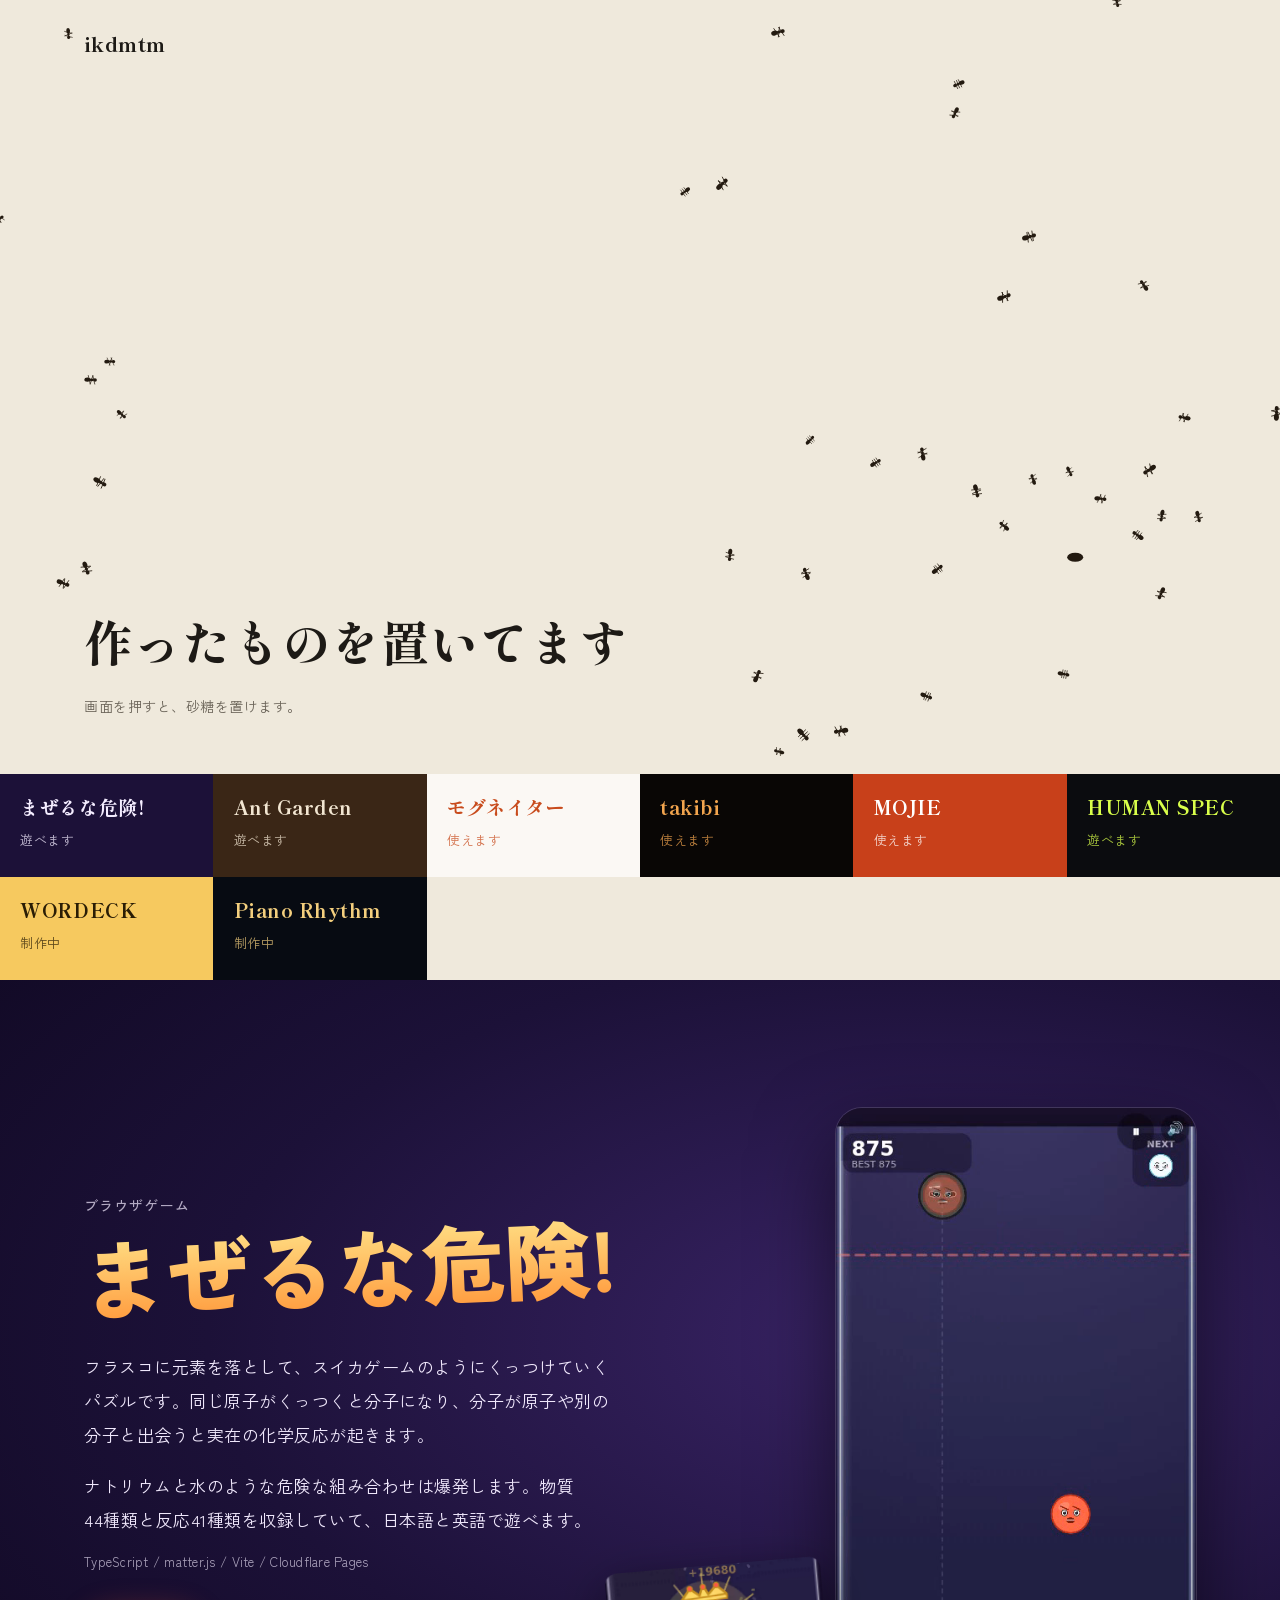
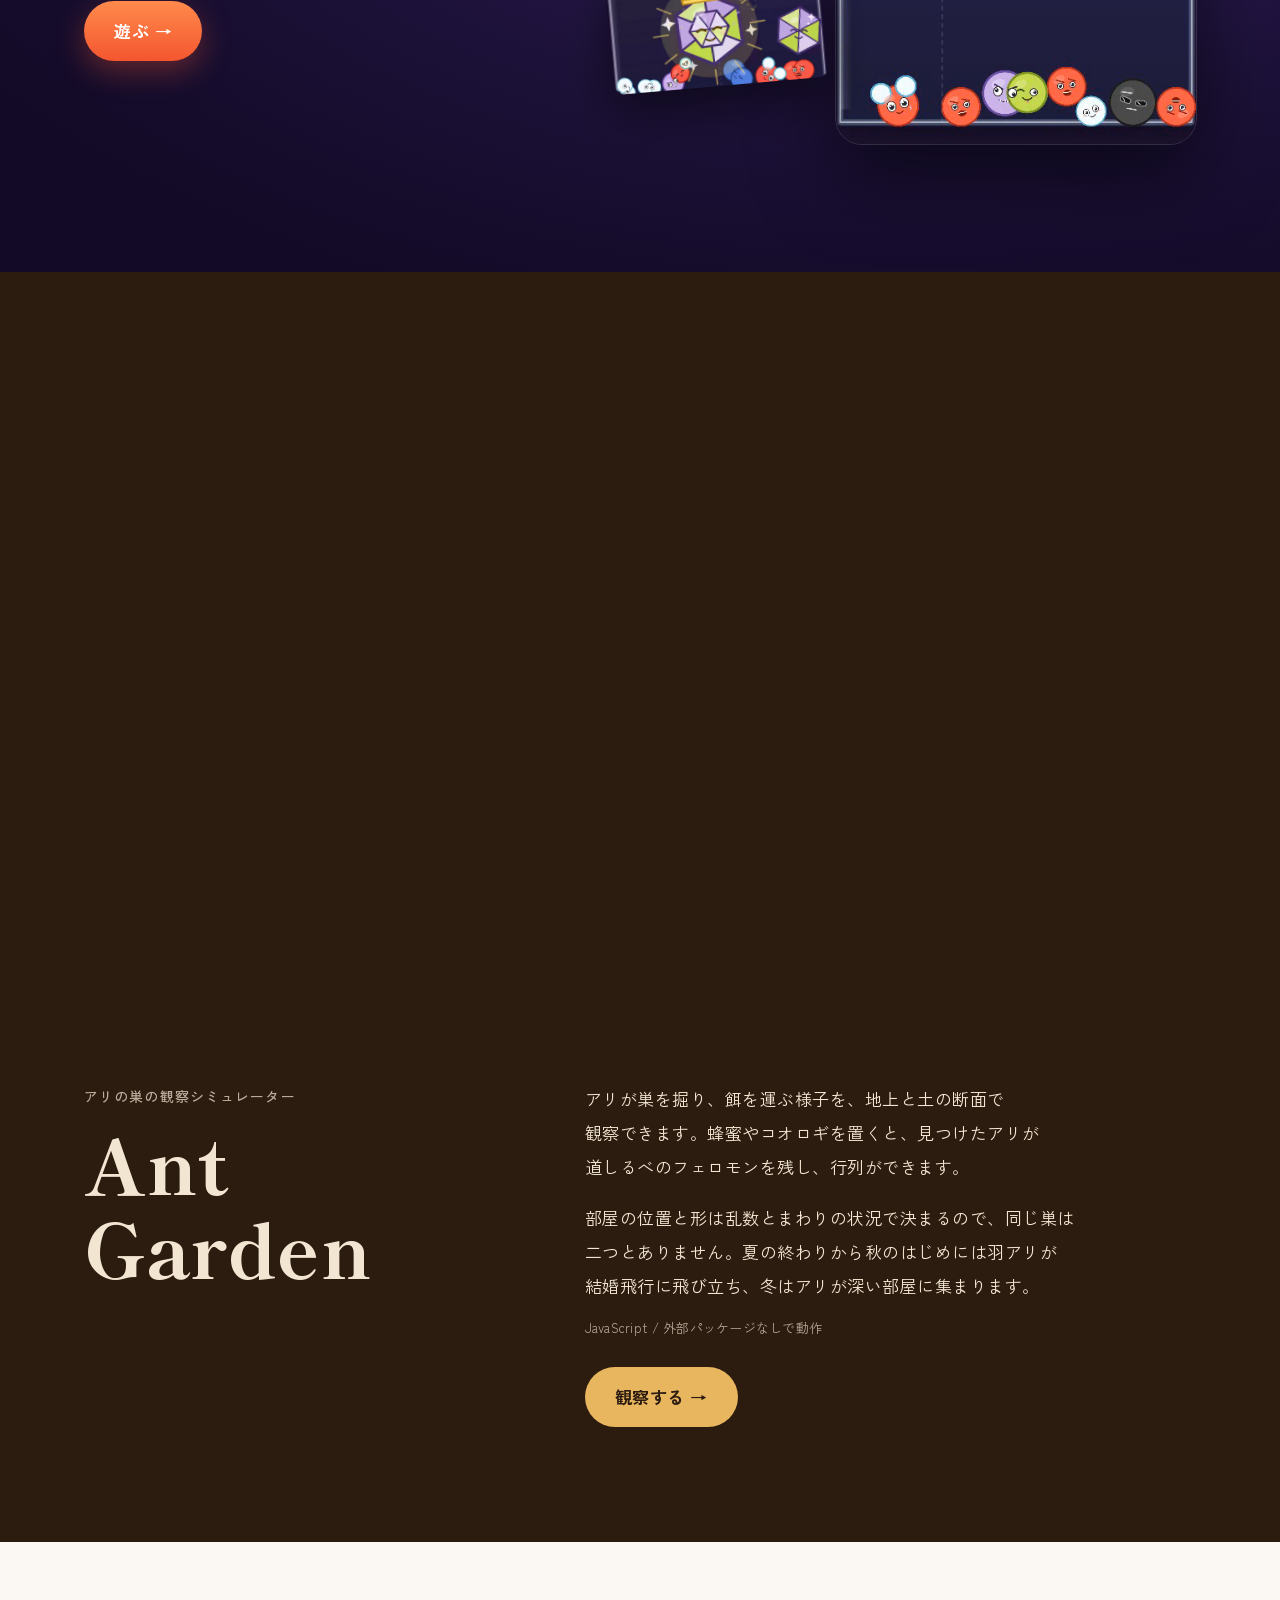
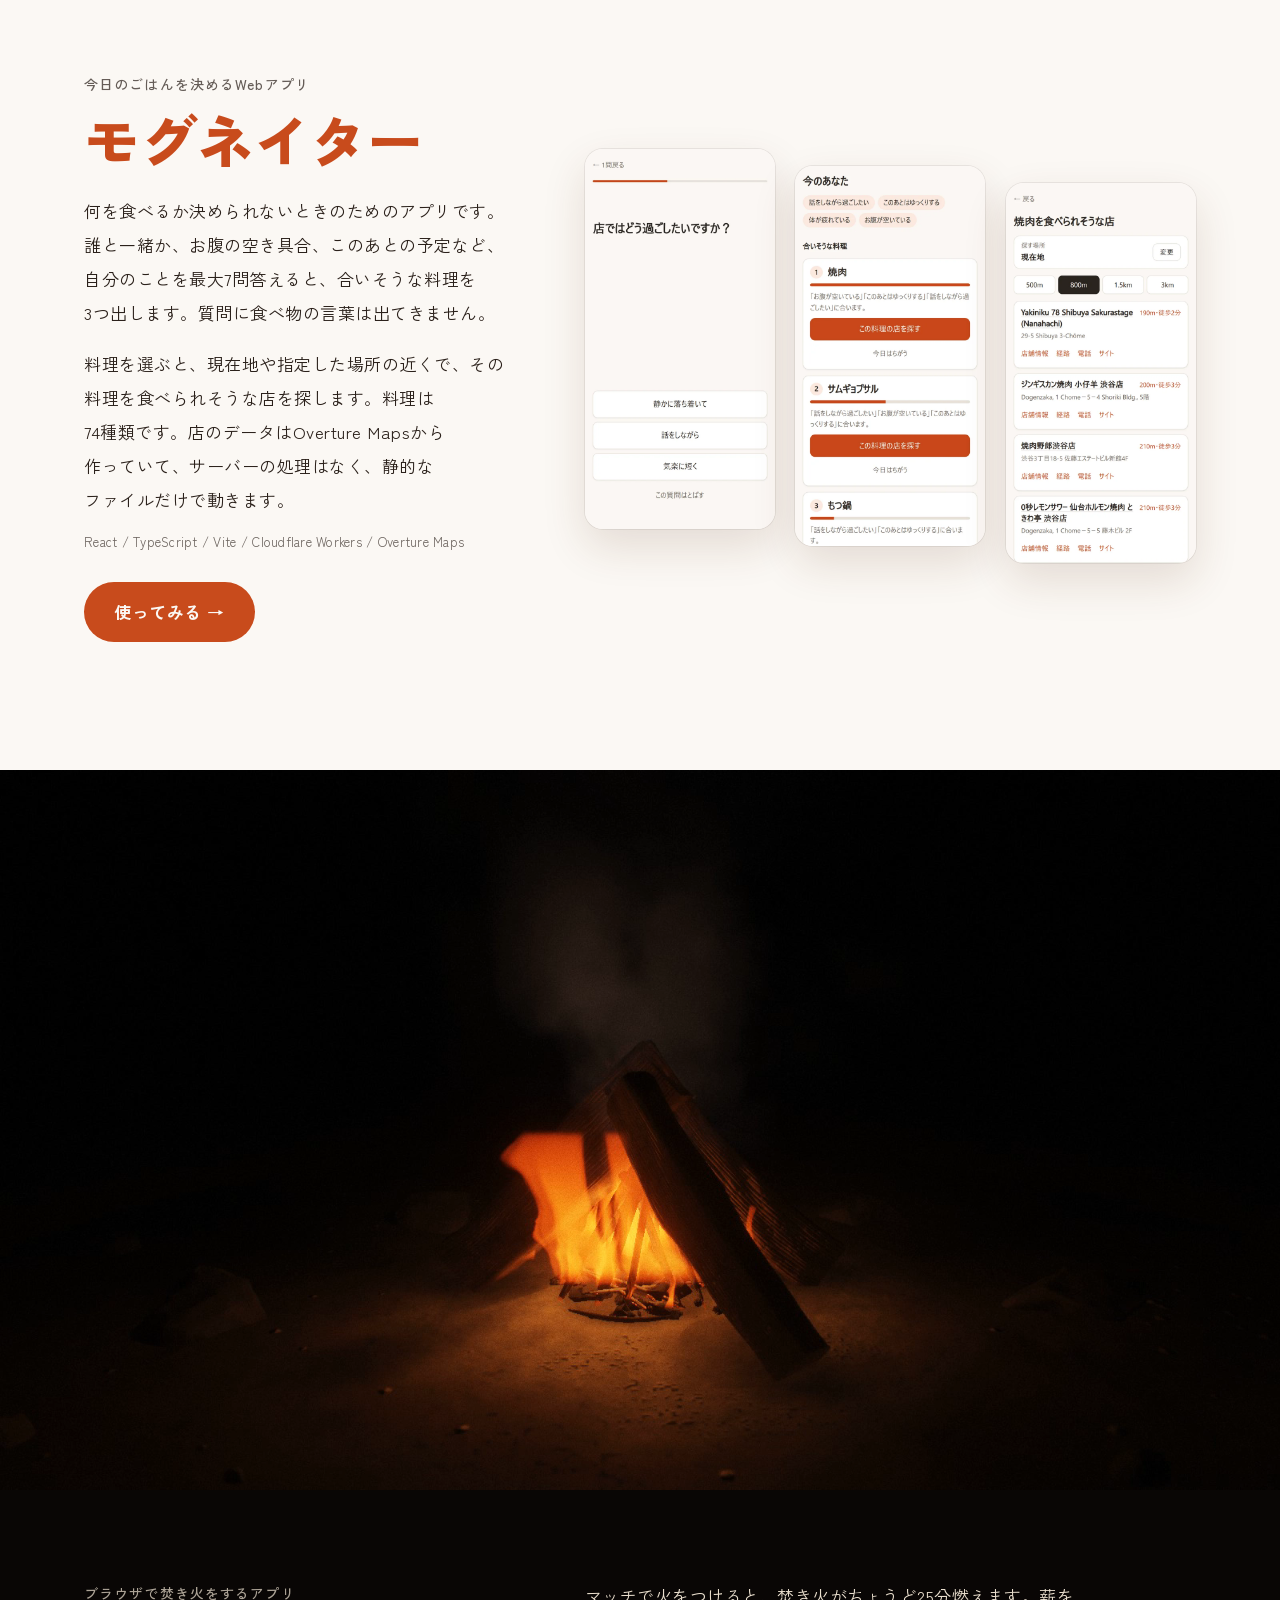
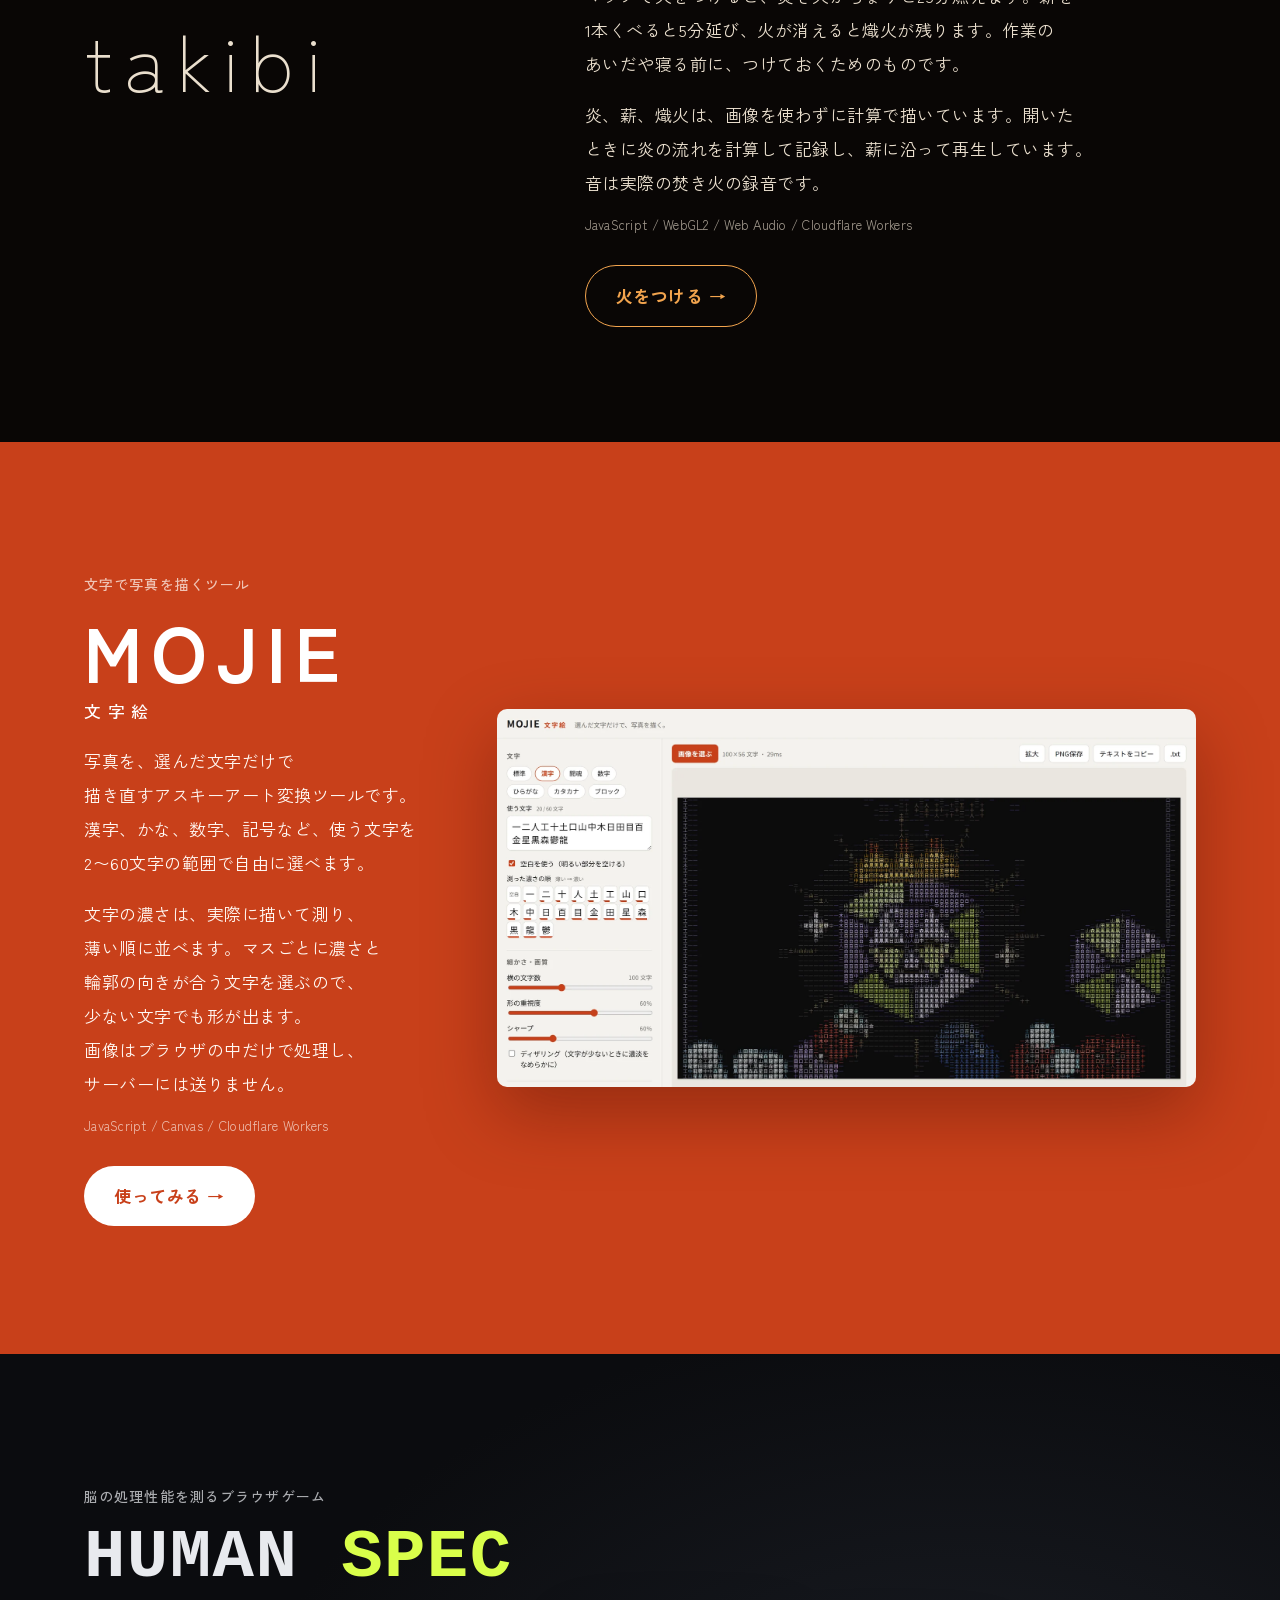
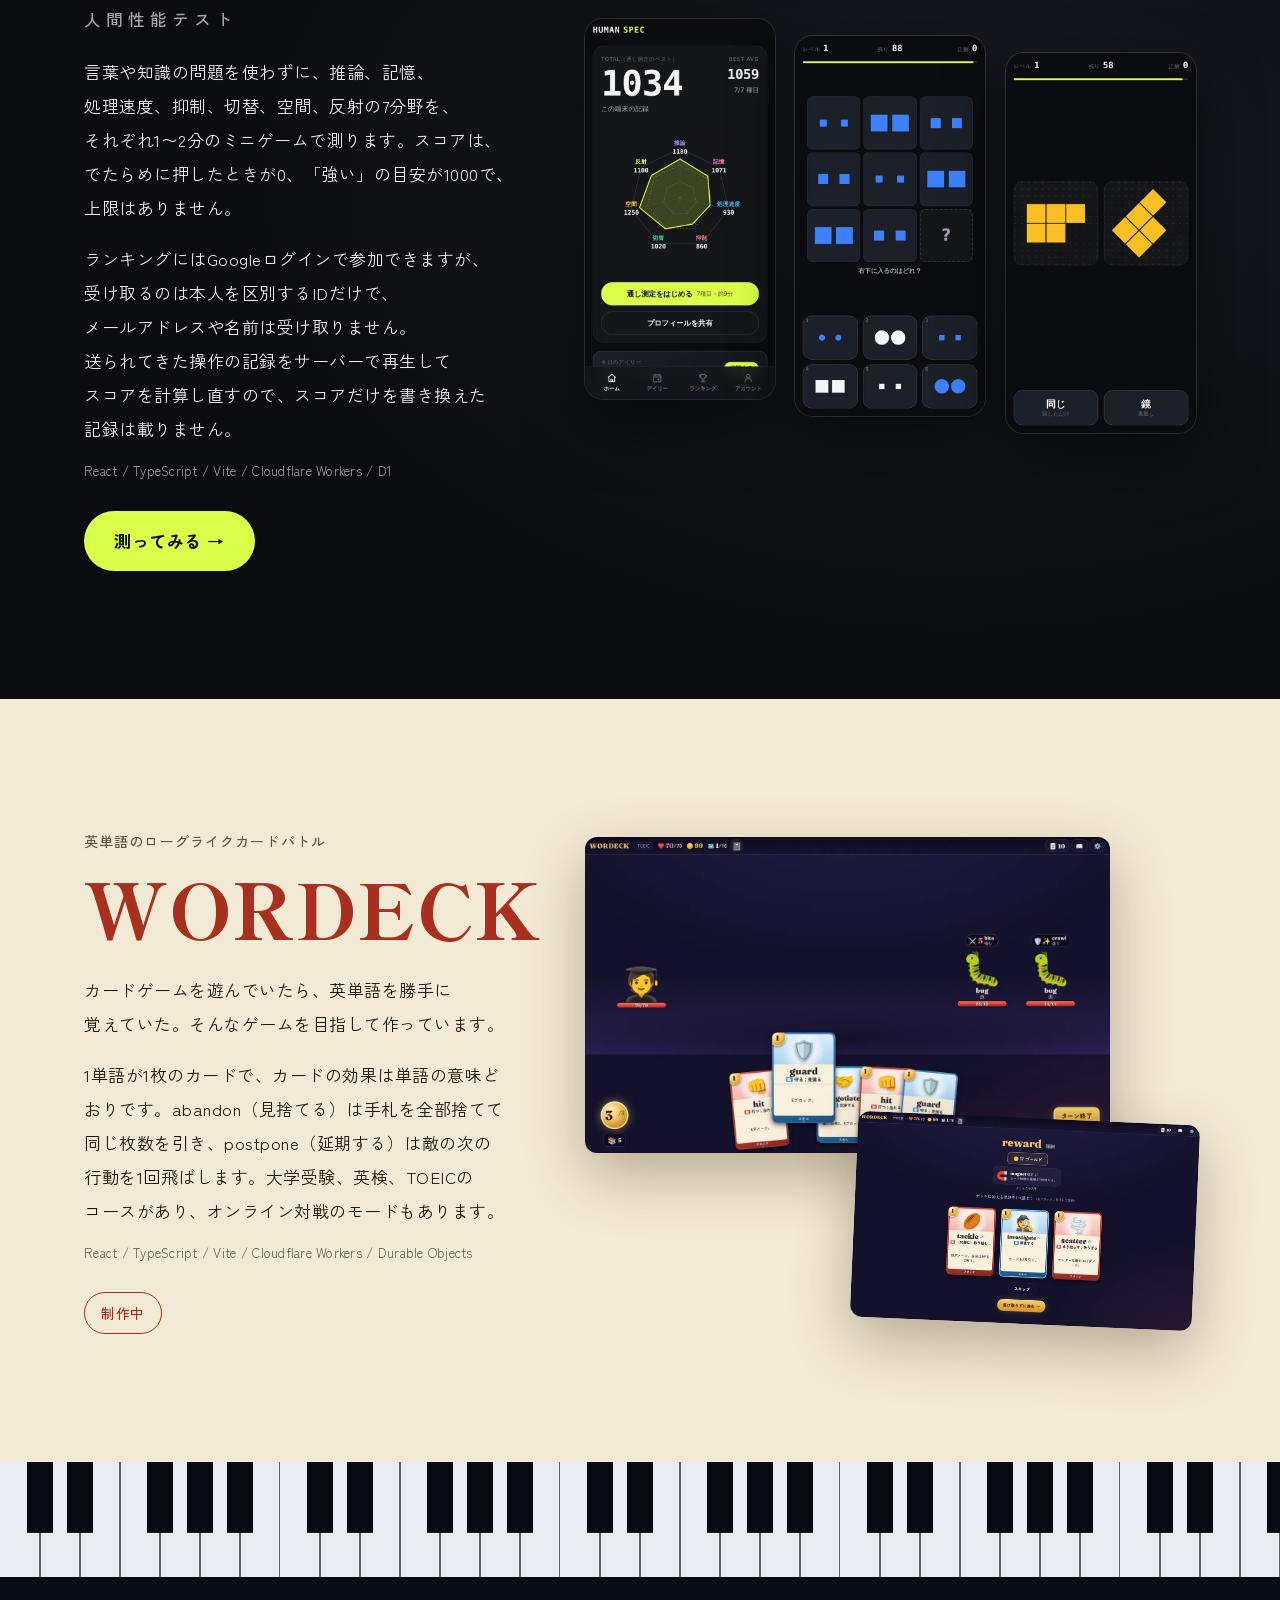
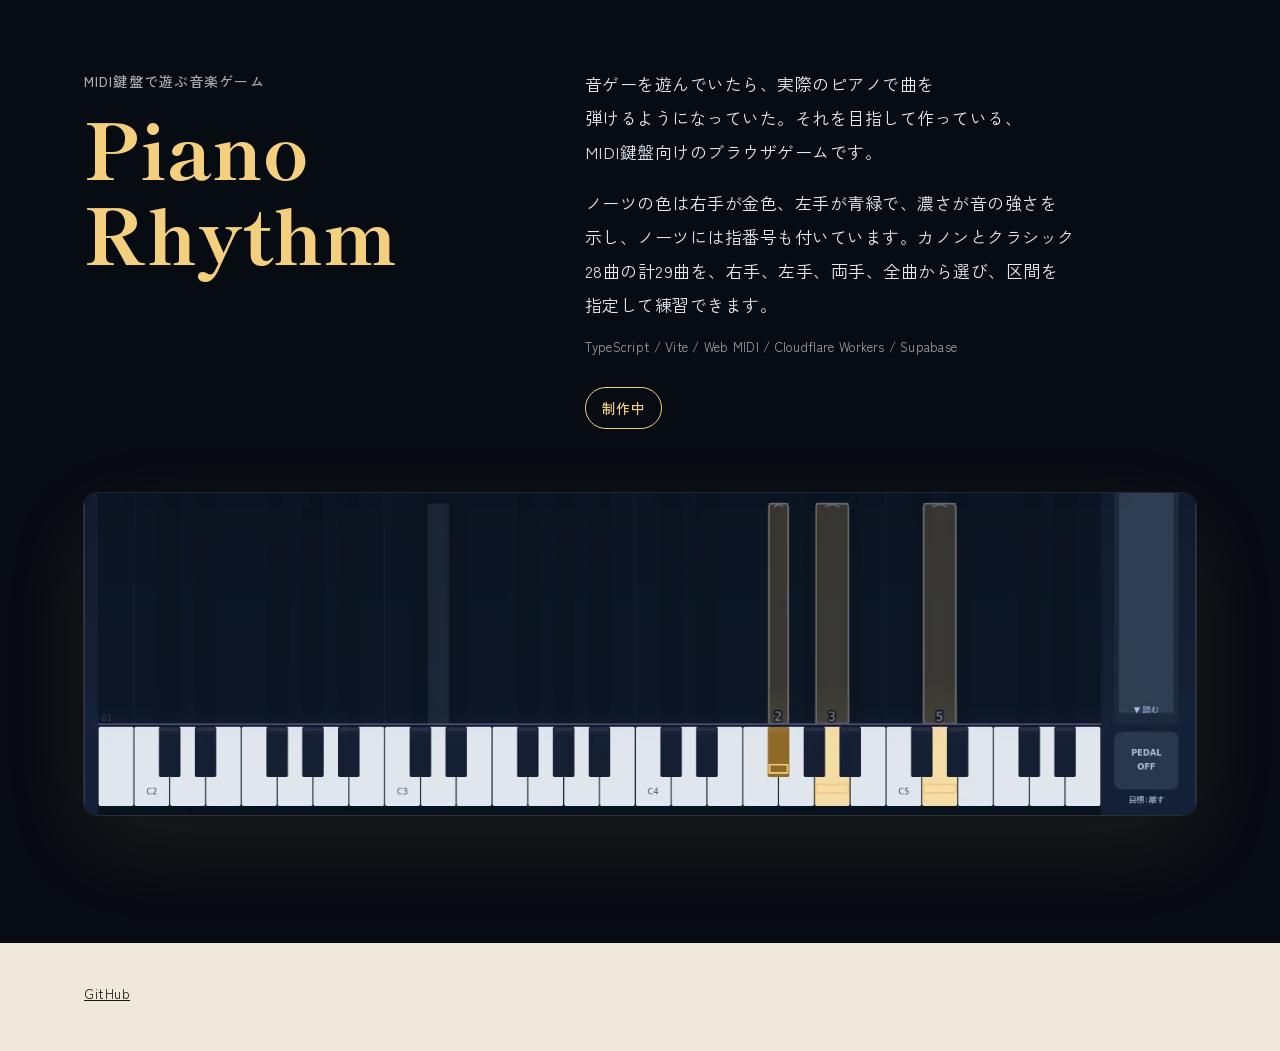
<file: index.html>
<!doctype html>
<html lang="ja">
<head>
<meta charset="utf-8">
<meta name="viewport" content="width=device-width, initial-scale=1">
<title>ikdmtm — 作ったもの</title>
<meta name="description" content="作ったものを置いてます">
<meta property="og:title" content="ikdmtm — 作ったもの">
<meta property="og:description" content="作ったものを置いてます">
<meta property="og:image" content="https://ikdmtm.github.io/assets/ant.webp">
<link rel="preconnect" href="https://fonts.googleapis.com">
<link rel="preconnect" href="https://fonts.gstatic.com" crossorigin>
<link rel="stylesheet" href="https://fonts.googleapis.com/css2?family=Shippori+Mincho:wght@500;800&family=Zen+Kaku+Gothic+New:wght@400;500;700;900&display=swap">
<style>
  * { box-sizing:border-box; margin:0; }
  html { -webkit-text-size-adjust:100%; scroll-behavior:smooth; }
  body {
    background:#efe9dc; color:#1d1a16;
    font:400 17px/2 "Zen Kaku Gothic New",system-ui,sans-serif;
    font-feature-settings:"palt"; letter-spacing:.03em; line-break:strict; word-break:auto-phrase;
  }
  img, video { display:block; width:100%; height:auto; }
  a { color:inherit; }
  :focus-visible { outline:3px solid currentColor; outline-offset:3px; }
  .inner { max-width:1240px; margin:0 auto; padding:0 clamp(22px,5vw,64px); }
  .copy p + p { margin-top:1em; }
  .copy p { max-width:31em; text-wrap:pretty; }
  .kind { font-size:14px; font-weight:500; letter-spacing:.08em; opacity:.72; }
  h2 { line-height:1.2; }
  .tech { margin-top:22px; font-size:13px; line-height:1.8; letter-spacing:.02em; opacity:.68; }
  .go {
    display:inline-block; margin-top:28px; padding:13px 30px; border-radius:99px;
    font-weight:700; text-decoration:none; transition:transform .18s ease;
  }
  .go:hover { transform:translateY(-3px); }
  .state { display:inline-block; margin-top:28px; padding:6px 16px; border:1px solid currentColor; border-radius:99px; font-size:14px; font-weight:500; }

  /* 最初の画面：紙の上をアリが歩く */
  .hero { position:relative; min-height:min(86vh,780px); display:flex; align-items:flex-end; overflow:hidden; cursor:crosshair; }
  #ants { position:absolute; inset:0; width:100%; height:100%; }
  .hero .inner { position:relative; width:100%; padding-top:64px; padding-bottom:clamp(36px,6vh,64px); pointer-events:none; }
  .name { position:absolute; top:clamp(20px,3vw,34px); left:calc(max(0px,(100% - 1240px) / 2) + clamp(22px,5vw,64px)); font:800 20px/1 "Shippori Mincho",serif; letter-spacing:.02em; pointer-events:none; }
  h1 { font:800 clamp(26px,3.8vw,52px)/1.5 "Shippori Mincho",serif; letter-spacing:.01em; }
  .hint { margin-top:14px; font-size:14px; color:#6a6358; }

  .index { display:grid; grid-template-columns:repeat(auto-fit,minmax(200px,1fr)); list-style:none; padding:0; }
  .index a { display:block; height:100%; padding:20px clamp(14px,1.6vw,24px) 22px; text-decoration:none; transition:padding .18s ease; }
  .index a:hover { padding-top:12px; padding-bottom:30px; }
  .index b { display:block; font:800 clamp(17px,1.5vw,22px)/1.4 "Shippori Mincho",serif; }
  .index span { font-size:13px; opacity:.75; }
  .c-mix  { background:#1c1138; color:#f4edff; }
  .c-ant  { background:#3a2616; color:#f2e6d2; }
  .c-mog  { background:#fbf8f4; color:#c84b1c; }
  .c-moji { background:#c8401a; color:#fff; }
  .c-taki { background:#090605; color:#f2a44e; }
  .c-hs   { background:#0b0c0f; color:#d9ff4a; }
  .c-word { background:#f6c95f; color:#2a1d05; }
  .c-pia  { background:#070b12; color:#f3cf7e; }

  /* 作品の共通部分。色は --bg --fg --accent で変える（追加方法は README.md） */
  .work { --bg:#f3ead6; --fg:#26190c; --accent:#a8301f; background:var(--bg); color:var(--fg); padding:clamp(72px,10vw,130px) 0; overflow:hidden; }
  .work h2 { margin:10px 0 24px; font:800 clamp(44px,6vw,80px)/1.1 "Shippori Mincho",serif; color:var(--accent); }
  .work .go { background:var(--accent); color:var(--bg); }
  .work .state { color:var(--accent); }
  .split { display:grid; grid-template-columns:minmax(0,5fr) minmax(0,7fr); gap:clamp(32px,5vw,72px); align-items:center; }
  .shot { border-radius:12px; overflow:hidden; box-shadow:0 22px 60px rgba(0,0,0,.3); }

  /* まぜるな危険! */
  .mix { --bg:#1c1138; --fg:#efe7fb; --accent:#f4562f; background:radial-gradient(90% 70% at 72% 40%,#3a2467 0%,#1c1138 62%,#120a26 100%); }
  .mix .split { grid-template-columns:minmax(0,7fr) minmax(0,5fr); gap:clamp(32px,6vw,88px); }
  .mix h2 {
    font:900 clamp(44px,6.6vw,88px)/1.15 "Zen Kaku Gothic New",sans-serif; letter-spacing:.01em;
    background:linear-gradient(180deg,#ffe48a,#ff9a3d); -webkit-background-clip:text; background-clip:text; color:transparent;
    transform:rotate(-2.5deg); transform-origin:left bottom;
  }
  .mix .go { background:linear-gradient(180deg,#ff8a4c,#f4562f); color:#fff; box-shadow:0 10px 30px rgba(244,86,47,.35); }
  .flask { position:relative; }
  .phone { width:min(100%,360px); margin-left:auto; border-radius:26px; overflow:hidden; box-shadow:0 0 0 1px rgba(255,255,255,.14),0 30px 80px rgba(0,0,0,.55); }
  .crown { position:absolute; left:-36%; bottom:9%; width:50%; border-radius:12px; overflow:hidden; transform:rotate(-5deg); box-shadow:0 18px 50px rgba(0,0,0,.55); }

  /* Ant Garden */
  .ant { --bg:#2c1c10; --fg:#f2e6d2; --accent:#e8b65e; padding:0 0 clamp(72px,9vw,120px); }
  .ant > video { max-width:1600px; margin:0 auto; }
  .ant h2 { color:var(--fg); }
  .ant .split { align-items:start; padding-top:clamp(52px,7vw,92px); }

  /* モグネイター */
  .mog { --bg:#fbf8f4; --fg:#2b211b; --accent:#c84b1c; }
  .mog h2 { font-family:"Zen Kaku Gothic New",sans-serif; font-weight:900; font-size:clamp(38px,4.4vw,62px); letter-spacing:.01em; white-space:nowrap; }
  .screens { display:grid; grid-template-columns:repeat(3,minmax(0,1fr)); gap:clamp(12px,1.6vw,22px); align-items:start; }
  .screens img { border-radius:18px; box-shadow:0 0 0 1px rgba(43,33,27,.08),0 18px 44px rgba(90,50,20,.14); }
  .screens img:nth-child(2) { margin-top:9%; }
  .screens img:nth-child(3) { margin-top:18%; }

  /* takibi */
  .taki { --bg:#090605; --fg:#eadfce; --accent:#f2a44e; padding:0 0 clamp(72px,9vw,120px); }
  .taki > video { max-width:1600px; margin:0 auto; }
  .taki h2 { font:300 clamp(44px,6vw,80px)/1.1 "Zen Kaku Gothic New",sans-serif; letter-spacing:.14em; color:var(--fg); }
  .taki .split { align-items:start; padding-top:clamp(52px,7vw,92px); }
  .taki .go { background:transparent; color:var(--accent); border:1px solid var(--accent); }

  /* MOJIE */
  .moji { --bg:#c8401a; --fg:#fff7f2; --accent:#fff; }
  .moji h2 { font:700 clamp(44px,6vw,80px)/1.1 "Zen Kaku Gothic New",sans-serif; letter-spacing:.12em; }
  .moji h2 small { display:block; margin-top:10px; font-size:clamp(14px,1.3vw,18px); font-weight:500; letter-spacing:.4em; }
  .moji .go { color:#c8401a; }
  .moji .shot { border-radius:10px; box-shadow:0 26px 70px rgba(60,10,0,.35); }
  .moji .split { grid-template-columns:minmax(0,4fr) minmax(0,8fr); }

  /* HUMAN SPEC */
  .hs { --bg:#0b0c0f; --fg:#e8eaee; --accent:#d9ff4a; background:radial-gradient(80% 70% at 75% 45%,#1a1d24 0%,#0b0c0f 70%); }
  .hs h2 { font:800 clamp(40px,5.4vw,72px)/1.1 ui-monospace,"SF Mono",Menlo,Consolas,monospace; letter-spacing:.02em; color:var(--fg); }
  .hs h2 span { color:var(--accent); }
  .hs h2 small { display:block; margin-top:12px; font:500 clamp(14px,1.3vw,18px)/1.4 "Zen Kaku Gothic New",sans-serif; letter-spacing:.3em; color:var(--fg); opacity:.7; }
  .hs .screens img { box-shadow:0 0 0 1px rgba(255,255,255,.12),0 24px 60px rgba(0,0,0,.55); }

  /* WORDECK */
  .deck { position:relative; padding-bottom:28%; }
  .deck img { border-radius:12px; box-shadow:0 22px 60px rgba(60,35,10,.32); }
  .deck .back { width:86%; }
  .deck .front { position:absolute; right:0; bottom:0; width:56%; transform:rotate(2.5deg); }

  /* Piano Rhythm */
  .pia { --bg:#070b12; --fg:#e6ebf2; --accent:#f3cf7e; padding-top:0; }
  .keys {
    height:clamp(70px,9vw,120px);
    background:url("data:image/svg+xml,%3Csvg xmlns='http://www.w3.org/2000/svg' width='280' height='120' preserveAspectRatio='none'%3E%3Crect width='280' height='120' fill='%23e9edf2'/%3E%3Cg stroke='%23070b12' stroke-width='1.2'%3E%3Cpath d='M40 0v120M80 0v120M120 0v120M160 0v120M200 0v120M240 0v120M280 0v120'/%3E%3C/g%3E%3Cg fill='%23070b12'%3E%3Crect x='27' width='26' height='74'/%3E%3Crect x='67' width='26' height='74'/%3E%3Crect x='147' width='26' height='74'/%3E%3Crect x='187' width='26' height='74'/%3E%3Crect x='227' width='26' height='74'/%3E%3C/g%3E%3C/svg%3E") left top/280px 100% repeat-x;
  }
  .pia .inner { padding-top:clamp(56px,7vw,96px); }
  .pia .split { align-items:start; margin-bottom:clamp(36px,5vw,64px); }
  .pia .shot { border-radius:14px; box-shadow:0 0 0 1px rgba(255,255,255,.1),0 30px 90px rgba(243,207,126,.09); }

  footer { background:#efe9dc; padding:36px 0 44px; font-size:14px; }

  @media (max-width:820px) {
    body { font-size:16px; }
    .index { grid-template-columns:repeat(2,minmax(0,1fr)); }
    .split, .mix .split, .moji .split { grid-template-columns:minmax(0,1fr); }
    .phone { width:min(74%,320px); margin:0 auto; }
    .deck { order:2; }
    .screens { grid-template-columns:repeat(2,minmax(0,1fr)); }
    .screens img:first-child { display:none; }
    .screens img:nth-child(2) { margin-top:0; }
    .screens img:nth-child(3) { margin-top:14%; }
  }
  @media (max-width:1180px) { .crown { display:none; } }
  @media (prefers-reduced-motion:reduce) { html { scroll-behavior:auto; } .go, .index a { transition:none; } }
</style>
</head>
<body>

<header class="hero" id="top">
  <canvas id="ants" aria-hidden="true"></canvas>
  <p class="name">ikdmtm</p>
  <div class="inner">
    <h1>作ったものを置いてます</h1>
    <p class="hint" id="hint">画面を押すと、砂糖を置けます。</p>
  </div>
</header>

<nav aria-label="作品の一覧">
  <ol class="index">
    <li class="c-mix"><a href="#donotmix"><b>まぜるな危険!</b><span>遊べます</span></a></li>
    <li class="c-ant"><a href="#ant"><b>Ant Garden</b><span>遊べます</span></a></li>
    <li class="c-mog"><a href="#mognator"><b>モグネイター</b><span>使えます</span></a></li>
    <li class="c-taki"><a href="#takibi"><b>takibi</b><span>使えます</span></a></li>
    <li class="c-moji"><a href="#mojie"><b>MOJIE</b><span>使えます</span></a></li>
    <li class="c-hs"><a href="#humanspec"><b>HUMAN SPEC</b><span>遊べます</span></a></li>
    <li class="c-word"><a href="#wordeck"><b>WORDECK</b><span>制作中</span></a></li>
    <li class="c-pia"><a href="#piano"><b>Piano Rhythm</b><span>制作中</span></a></li>
  </ol>
</nav>

<main>
  <section class="work mix" id="donotmix">
    <div class="inner split">
      <div class="copy">
        <p class="kind">ブラウザゲーム</p>
        <h2>まぜるな危険!</h2>
        <p>フラスコに元素を落として、スイカゲームのようにくっつけていくパズルです。同じ原子がくっつくと分子になり、分子が原子や別の分子と出会うと実在の化学反応が起きます。</p>
        <p>ナトリウムと水のような危険な組み合わせは爆発します。物質44種類と反応41種類を収録していて、日本語と英語で遊べます。</p>
        <p class="tech">TypeScript / matter.js / Vite / Cloudflare Pages</p>
        <a class="go" href="https://donotmix.app" target="_blank" rel="noopener">遊ぶ →</a>
      </div>
      <div class="flask">
        <div class="phone"><video data-play muted loop playsinline preload="none" poster="assets/donotmix-play.webp" aria-label="元素が積み上がっていくプレイ画面"><source src="assets/donotmix-play.webm" type="video/webm"></video></div>
        <div class="crown"><img src="assets/donotmix.webp" alt="王冠をかぶった巨大な塩の結晶" loading="lazy"></div>
      </div>
    </div>
  </section>

  <section class="work ant" id="ant">
    <video data-play muted loop playsinline preload="none" poster="assets/ant.webp" aria-label="地上と土の断面でアリが動き回る画面"><source src="assets/ant-play.webm" type="video/webm"></video>
    <div class="inner split">
      <div>
        <p class="kind">アリの巣の観察シミュレーター</p>
        <h2>Ant Garden</h2>
      </div>
      <div class="copy">
        <p>アリが巣を掘り、餌を運ぶ様子を、地上と土の断面で観察できます。蜂蜜やコオロギを置くと、見つけたアリが道しるべのフェロモンを残し、行列ができます。</p>
        <p>部屋の位置と形は乱数とまわりの状況で決まるので、同じ巣は二つとありません。夏の終わりから秋のはじめには羽アリが結婚飛行に飛び立ち、冬はアリが深い部屋に集まります。</p>
        <p class="tech">JavaScript / 外部パッケージなしで動作</p>
        <a class="go" href="demos/ant-garden/" target="_blank" rel="noopener">観察する →</a>
      </div>
    </div>
  </section>

  <section class="work mog" id="mognator">
    <div class="inner split">
      <div class="copy">
        <p class="kind">今日のごはんを決めるWebアプリ</p>
        <h2>モグネイター</h2>
        <p>何を食べるか決められないときのためのアプリです。誰と一緒か、お腹の空き具合、このあとの予定など、自分のことを最大7問答えると、合いそうな料理を3つ出します。質問に食べ物の言葉は出てきません。</p>
        <p>料理を選ぶと、現在地や指定した場所の近くで、その料理を食べられそうな店を探します。料理は74種類です。店のデータはOverture Mapsから作っていて、サーバーの処理はなく、静的なファイルだけで動きます。</p>
        <p class="tech">React / TypeScript / Vite / Cloudflare Workers / Overture Maps</p>
        <a class="go" href="https://mognator.ikdmtm.workers.dev/" target="_blank" rel="noopener">使ってみる →</a>
      </div>
      <div class="screens">
        <img src="assets/mognator-q.webp" alt="店でどう過ごしたいかを聞く質問の画面" loading="lazy">
        <img src="assets/mognator-result.webp" alt="焼肉、サムギョプサル、もつ鍋が並ぶ結果の画面" loading="lazy">
        <img src="assets/mognator-shops.webp" alt="現在地の近くの焼肉店が並ぶ画面" loading="lazy">
      </div>
    </div>
  </section>

  <section class="work taki" id="takibi">
    <video data-play muted loop playsinline preload="none" poster="assets/takibi.webp" aria-label="夜の地面で薪が燃える焚き火"><source src="assets/takibi-play.webm" type="video/webm"></video>
    <div class="inner split">
      <div>
        <p class="kind">ブラウザで焚き火をするアプリ</p>
        <h2>takibi</h2>
      </div>
      <div class="copy">
        <p>マッチで火をつけると、焚き火がちょうど25分燃えます。薪を1本くべると5分延び、火が消えると熾火が残ります。作業のあいだや寝る前に、つけておくためのものです。</p>
        <p>炎、薪、熾火は、画像を使わずに計算で描いています。開いたときに炎の流れを計算して記録し、薪に沿って再生しています。音は実際の焚き火の録音です。</p>
        <p class="tech">JavaScript / WebGL2 / Web Audio / Cloudflare Workers</p>
        <a class="go" href="https://takibi.ikdmtm.workers.dev/" target="_blank" rel="noopener">火をつける →</a>
      </div>
    </div>
  </section>

  <section class="work moji" id="mojie">
    <div class="inner split">
      <div class="copy">
        <p class="kind">文字で写真を描くツール</p>
        <h2>MOJIE<small>文字絵</small></h2>
        <p>写真を、選んだ文字だけで描き直すアスキーアート変換ツールです。漢字、かな、数字、記号など、使う文字を2〜60文字の範囲で自由に選べます。</p>
        <p>文字の濃さは、実際に描いて測り、薄い順に並べます。マスごとに濃さと輪郭の向きが合う文字を選ぶので、少ない文字でも形が出ます。画像はブラウザの中だけで処理し、サーバーには送りません。</p>
        <p class="tech">JavaScript / Canvas / Cloudflare Workers</p>
        <a class="go" href="https://mojie.ikdmtm.workers.dev/" target="_blank" rel="noopener">使ってみる →</a>
      </div>
      <div class="shot"><img src="assets/mojie.webp" alt="漢字20文字で、王冠をかぶった塩の結晶の絵を色付きで描いた変換画面" loading="lazy"></div>
    </div>
  </section>

  <section class="work hs" id="humanspec">
    <div class="inner split">
      <div class="copy">
        <p class="kind">脳の処理性能を測るブラウザゲーム</p>
        <h2>HUMAN <span>SPEC</span><small>人間性能テスト</small></h2>
        <p>言葉や知識の問題を使わずに、推論、記憶、処理速度、抑制、切替、空間、反射の7分野を、それぞれ1〜2分のミニゲームで測ります。スコアは、でたらめに押したときが0、「強い」の目安が1000で、上限はありません。</p>
        <p>ランキングにはGoogleログインで参加できますが、受け取るのは本人を区別するIDだけで、メールアドレスや名前は受け取りません。送られてきた操作の記録をサーバーで再生してスコアを計算し直すので、スコアだけを書き換えた記録は載りません。</p>
        <p class="tech">React / TypeScript / Vite / Cloudflare Workers / D1</p>
        <a class="go" href="https://human-spec.ikdmtm.workers.dev/" target="_blank" rel="noopener">測ってみる →</a>
      </div>
      <div class="screens">
        <img src="assets/humanspec-home.webp" alt="7分野のスコアをレーダーチャートで示すホーム画面" loading="lazy">
        <img src="assets/humanspec-reasoning.webp" alt="3×3に並んだ図形から、右下に入る1枚を選ぶパターン推論の画面" loading="lazy">
        <img src="assets/humanspec-spatial.webp" alt="2つの図形が、回しただけか裏返したかを答えるメンタルローテーションの画面" loading="lazy">
      </div>
    </div>
  </section>

  <section class="work" id="wordeck">
    <div class="inner split">
      <div class="copy">
        <p class="kind">英単語のローグライクカードバトル</p>
        <h2>WORDECK</h2>
        <p>カードゲームを遊んでいたら、英単語を勝手に覚えていた。そんなゲームを目指して作っています。</p>
        <p>1単語が1枚のカードで、カードの効果は単語の意味どおりです。abandon（見捨てる）は手札を全部捨てて同じ枚数を引き、postpone（延期する）は敵の次の行動を1回飛ばします。大学受験、英検、TOEICのコースがあり、オンライン対戦のモードもあります。</p>
        <p class="tech">React / TypeScript / Vite / Cloudflare Workers / Durable Objects</p>
        <span class="state">制作中</span>
      </div>
      <div class="deck">
        <img class="back" src="assets/wordeck.webp" alt="英単語カードで虫と戦う戦闘画面" loading="lazy">
        <img class="front" src="assets/wordeck-reward.webp" alt="報酬の単語カードを選ぶ画面" loading="lazy">
      </div>
    </div>
  </section>

  <section class="work pia" id="piano">
    <div class="keys" aria-hidden="true"></div>
    <div class="inner">
      <div class="split">
        <div>
          <p class="kind">MIDI鍵盤で遊ぶ音楽ゲーム</p>
          <h2>Piano Rhythm</h2>
        </div>
        <div class="copy">
          <p>音ゲーを遊んでいたら、実際のピアノで曲を弾けるようになっていた。それを目指して作っている、MIDI鍵盤向けのブラウザゲームです。</p>
          <p>ノーツの色は右手が金色、左手が青緑で、濃さが音の強さを示し、ノーツには指番号も付いています。カノンとクラシック28曲の計29曲を、右手、左手、両手、全曲から選び、区間を指定して練習できます。</p>
          <p class="tech">TypeScript / Vite / Web MIDI / Cloudflare Workers / Supabase</p>
          <span class="state">制作中</span>
        </div>
      </div>
      <div class="shot"><img src="assets/piano.webp" alt="降ってくるノーツと鍵盤が並ぶ演奏画面" loading="lazy"></div>
    </div>
  </section>
</main>

<footer><div class="inner"><a href="https://github.com/ikdmtm">GitHub</a></div></footer>

<script>
(() => {
  const still = matchMedia('(prefers-reduced-motion: reduce)').matches;

  // 画面に入っている間だけ動画を再生する
  const videos = document.querySelectorAll('video[data-play]');
  if (!still) {
    const seen = new IntersectionObserver(entries => {
      for (const e of entries) {
        if (e.isIntersecting) e.target.play().catch(() => {});
        else e.target.pause();
      }
    }, { threshold: 0.25 });
    videos.forEach(v => seen.observe(v));
  }

  // 最初の画面のアリ
  const hero = document.querySelector('.hero');
  const cv = document.getElementById('ants');
  const g = cv.getContext('2d');
  let W = 0, H = 0, nest = { x: 0, y: 0 };
  const size = () => {
    const r = cv.getBoundingClientRect(), d = Math.min(devicePixelRatio || 1, 2);
    W = r.width; H = r.height;
    cv.width = W * d; cv.height = H * d;
    g.setTransform(d, 0, 0, d, 0, 0);
    nest = { x: W * 0.84, y: H * 0.72 };
  };
  size();
  addEventListener('resize', size);

  const count = Math.round(Math.min(46, Math.max(16, W / 30)));
  const ants = Array.from({ length: count }, (_, i) => ({
    x: nest.x + (Math.random() - .5) * W * .7,
    y: nest.y + (Math.random() - .5) * H * .7,
    a: Math.random() * 6.28,
    v: .55 + Math.random() * .4,
    t: Math.random() * 10,
    load: false,
    scale: .85 + Math.random() * .35,
  }));
  const sugar = [];
  const trail = [];

  const toward = (o, x, y, k) => {
    let d = Math.atan2(y - o.y, x - o.x) - o.a;
    d = Math.atan2(Math.sin(d), Math.cos(d));
    o.a += d * k;
  };

  const step = () => {
    for (const o of ants) {
      o.t += .32 * o.v;
      o.a += (Math.random() - .5) * .34;
      if (o.load) {
        toward(o, nest.x, nest.y, .14);
        if (Math.random() < .3) trail.push({ x: o.x, y: o.y, life: 1 });
        if (Math.hypot(o.x - nest.x, o.y - nest.y) < 10) { o.load = false; o.a += 3.14; }
      } else {
        let best = null, dist = Infinity;
        for (const s of sugar) {
          const d = Math.hypot(s.x - o.x, s.y - o.y);
          if (d < dist) { dist = d; best = s; }
        }
        if (best && dist < Math.max(W, H)) {
          toward(o, best.x, best.y, .1);
          if (dist < 7) { best.left--; o.load = true; o.a += 3.14; }
        }
      }
      const m = o.load ? 1.25 : 1;
      o.x += Math.cos(o.a) * o.v * m;
      o.y += Math.sin(o.a) * o.v * m;
      if (o.x < -12) o.x = W + 12; else if (o.x > W + 12) o.x = -12;
      if (o.y < -12) o.y = H + 12; else if (o.y > H + 12) o.y = -12;
    }
    for (let i = sugar.length - 1; i >= 0; i--) if (sugar[i].left <= 0) sugar.splice(i, 1);
    for (const p of trail) p.life -= .006;
    while (trail.length && trail[0].life <= 0) trail.shift();
  };

  const drawAnt = o => {
    const leg = Math.sin(o.t * 2) * 1.6;
    g.save();
    g.translate(o.x, o.y);
    g.rotate(o.a);
    g.scale(o.scale, o.scale);
    g.strokeStyle = '#2a2015';
    g.lineWidth = .7;
    g.beginPath();
    for (const [x, s] of [[2.2, 1], [0, -1], [-2.2, 1]]) {
      g.moveTo(x, 0); g.lineTo(x + leg * s, 4.4);
      g.moveTo(x, 0); g.lineTo(x - leg * s, -4.4);
    }
    g.stroke();
    g.fillStyle = '#231a10';
    for (const [x, rx, ry] of [[-4, 3, 2.1], [0, 1.9, 1.3], [3.3, 1.9, 1.7]]) {
      g.beginPath(); g.ellipse(x, 0, rx, ry, 0, 0, 6.3); g.fill();
    }
    if (o.load) {
      g.fillStyle = '#fffdf6'; g.strokeStyle = '#a89a80'; g.lineWidth = .5;
      g.beginPath(); g.rect(5, -1.6, 3.2, 3.2); g.fill(); g.stroke();
    }
    g.restore();
  };

  const draw = () => {
    g.clearRect(0, 0, W, H);
    g.fillStyle = '#6a5d48';
    for (const p of trail) {
      g.globalAlpha = p.life * .28;
      g.beginPath(); g.arc(p.x, p.y, 1, 0, 6.3); g.fill();
    }
    g.globalAlpha = 1;
    g.fillStyle = '#231a10';
    g.beginPath(); g.ellipse(nest.x, nest.y, 8, 4.5, 0, 0, 6.3); g.fill();
    for (const s of sugar) {
      g.fillStyle = '#fffdf6'; g.strokeStyle = '#b5a88f'; g.lineWidth = .6;
      for (const c of s.grains.slice(0, Math.ceil(s.left / 2))) {
        g.beginPath(); g.rect(s.x + c[0], s.y + c[1], c[2], c[2]); g.fill(); g.stroke();
      }
    }
    ants.forEach(drawAnt);
  };

  let on = true, raf = 0;
  const loop = () => { step(); draw(); raf = on ? requestAnimationFrame(loop) : 0; };
  if (still) {
    for (let i = 0; i < 30; i++) step();
    draw();
  } else {
    loop();
    new IntersectionObserver(([e]) => {
      on = e.isIntersecting;
      if (on && !raf) loop();
    }).observe(hero);
  }

  hero.addEventListener('click', e => {
    const r = cv.getBoundingClientRect();
    const grains = Array.from({ length: 12 }, () => [(Math.random() - .5) * 18, (Math.random() - .5) * 12, 2 + Math.random() * 2]);
    if (sugar.length > 5) sugar.shift();
    sugar.push({ x: e.clientX - r.left, y: e.clientY - r.top, left: 24, grains });
    document.getElementById('hint').style.visibility = 'hidden';
    if (still) draw();
  });
})();
</script>
</body>
</html>
</file>
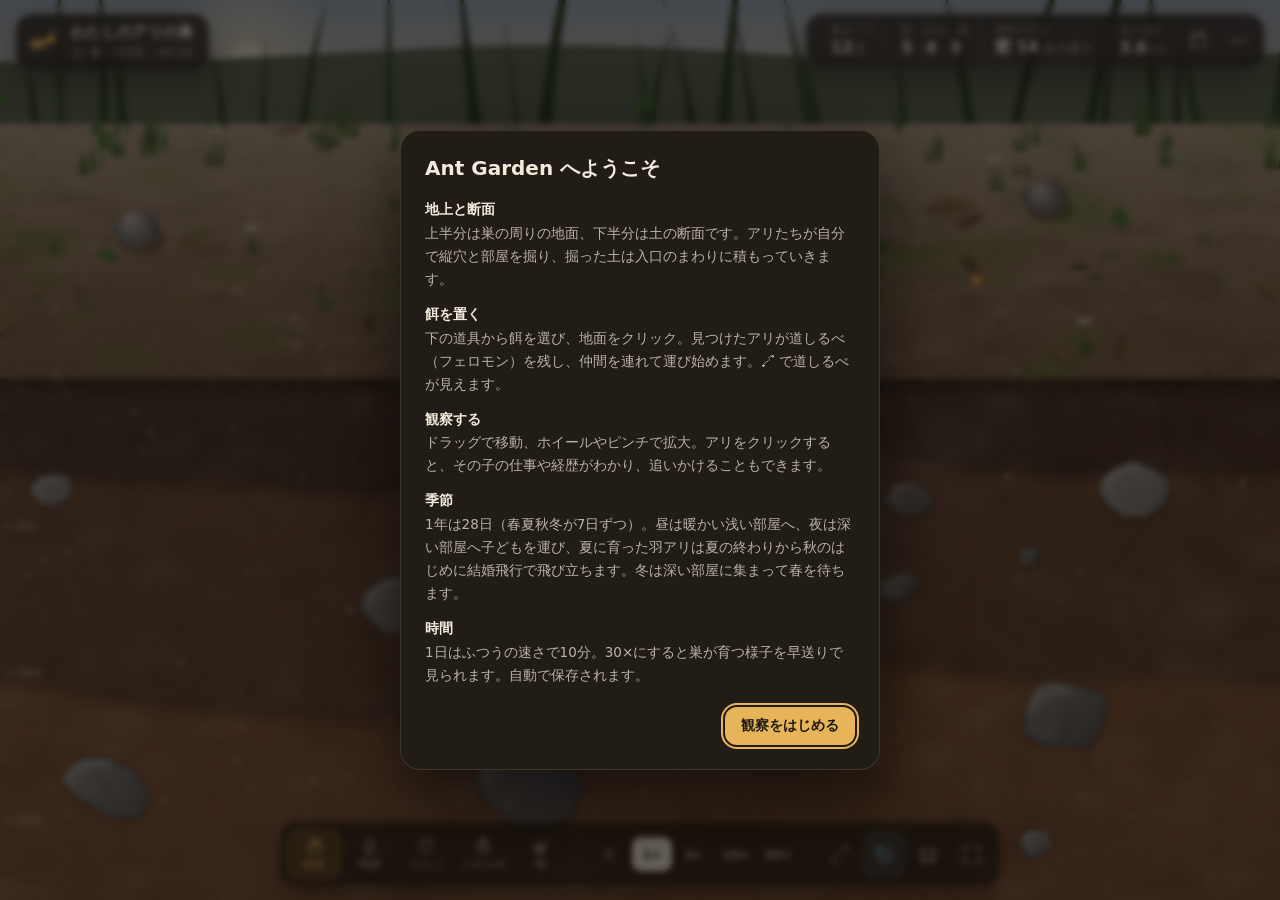
<file: demos/ant-garden/index.html>
<!doctype html>
<html lang="ja">
<head>
  <meta charset="UTF-8">
  <meta name="viewport" content="width=device-width, initial-scale=1, viewport-fit=cover">
  <meta name="theme-color" content="#16130f">
  <meta name="description" content="アリが巣を掘り、餌を運ぶ様子を断面ジオラマで観察できるシミュレーター。">
  <title>Ant Garden</title>
  <link rel="icon" href="data:image/svg+xml,%3Csvg xmlns='http://www.w3.org/2000/svg' viewBox='0 0 48 48'%3E%3Crect width='48' height='48' rx='12' fill='%2326201a'/%3E%3Cellipse cx='15' cy='27' rx='7' ry='5.5' fill='%23e7b45a'/%3E%3Ccircle cx='25' cy='24' r='3.5' fill='%23e7b45a'/%3E%3Ccircle cx='33' cy='20' r='5' fill='%23e7b45a'/%3E%3C/svg%3E">
  <link rel="stylesheet" href="src/style.css">
</head>
<body>
  <svg class="defs" aria-hidden="true"><defs>
    <symbol id="i-hand" viewBox="0 0 24 24"><path d="M8 13V5.5a1.5 1.5 0 0 1 3 0V12m0-1.5v-6a1.5 1.5 0 0 1 3 0V12m0-5.5a1.5 1.5 0 0 1 3 0V13m0-3.5a1.5 1.5 0 0 1 3 0V15a6 6 0 0 1-6 6h-2a6 6 0 0 1-5-2.7L4.5 14a1.6 1.6 0 0 1 2.6-1.8L8 13.5"/></symbol>
    <symbol id="i-honey" viewBox="0 0 24 24"><path d="M12 3c-2 5-6 8-6 12a6 6 0 0 0 12 0c0-4-4-7-6-12Z"/><path d="M9 15.5a3 3 0 0 0 3 3"/></symbol>
    <symbol id="i-apple" viewBox="0 0 24 24"><path d="M12 7c-2-2-7-1.5-7 4 0 5 3.5 9.5 7 8 3.5 1.5 7-3 7-8 0-5.5-5-6-7-4Z"/><path d="M12 7c0-2 1-3.5 3-4"/></symbol>
    <symbol id="i-bug" viewBox="0 0 24 24"><ellipse cx="12" cy="14" rx="4.5" ry="6"/><circle cx="12" cy="6.5" r="2.2"/><path d="M7.5 11 4 9m12.5 2L20 9M7.5 15H4m12.5 0H20m-12 3-3 3m11-3 3 3M11 5 9 2m4 3 2-3"/></symbol>
    <symbol id="i-seed" viewBox="0 0 24 24"><ellipse cx="8" cy="14" rx="3" ry="4.5" transform="rotate(-25 8 14)"/><ellipse cx="16" cy="12" rx="3" ry="4.5" transform="rotate(20 16 12)"/><ellipse cx="12" cy="19" rx="2.5" ry="3.5" transform="rotate(80 12 19)"/></symbol>
    <symbol id="i-pause" viewBox="0 0 24 24"><path d="M9 5v14M15 5v14"/></symbol>
    <symbol id="i-play" viewBox="0 0 24 24"><path d="M8 5v14l11-7Z"/></symbol>
    <symbol id="i-trail" viewBox="0 0 24 24"><path d="M4 20c3-2 2-6 6-7s5-3 4-6 3-4 6-3" stroke-dasharray="1.5 3"/><circle cx="4" cy="20" r="1.5"/><circle cx="20" cy="4" r="1.5"/></symbol>
    <symbol id="i-tag" viewBox="0 0 24 24"><path d="M3 12V4h8l10 10-8 8Z"/><circle cx="7.5" cy="8.5" r="1.3"/></symbol>
    <symbol id="i-fit" viewBox="0 0 24 24"><path d="M9 3H3v6m12-6h6v6M3 15v6h6m6 0h6v-6"/></symbol>
    <symbol id="i-crown" viewBox="0 0 24 24"><path d="M4 18 3 7l5 4 4-6 4 6 5-4-1 11Z"/><path d="M4 21h16"/></symbol>
    <symbol id="i-book" viewBox="0 0 24 24"><path d="M4 5a2 2 0 0 1 2-2h13v16H6a2 2 0 0 0-2 2Z"/><path d="M4 19V5m4 1h8"/></symbol>
    <symbol id="i-menu" viewBox="0 0 24 24"><circle cx="5" cy="12" r="1.3"/><circle cx="12" cy="12" r="1.3"/><circle cx="19" cy="12" r="1.3"/></symbol>
    <symbol id="i-close" viewBox="0 0 24 24"><path d="m6 6 12 12M18 6 6 18"/></symbol>
    <symbol id="i-follow" viewBox="0 0 24 24"><circle cx="12" cy="12" r="3"/><path d="M12 2v4m0 12v4M2 12h4m12 0h4"/></symbol>
    <symbol id="i-sun" viewBox="0 0 24 24"><circle cx="12" cy="12" r="4"/><path d="M12 2v2m0 16v2M2 12h2m16 0h2M5 5l1.5 1.5m11 11L19 19M5 19l1.5-1.5m11-11L19 5"/></symbol>
    <symbol id="i-moon" viewBox="0 0 24 24"><path d="M20 14.5A8 8 0 1 1 9.5 4a6.5 6.5 0 0 0 10.5 10.5Z"/></symbol>
  </defs></svg>

  <main class="stage">
    <canvas id="view" aria-label="アリの巣の断面ジオラマ" role="img"></canvas>
  </main>

  <header class="hud hud-top">
    <div class="brand glass">
      <svg class="brand-mark" viewBox="0 0 48 48" aria-hidden="true"><ellipse cx="13" cy="27" rx="8" ry="6"/><circle cx="25" cy="24" r="3.6"/><circle cx="34" cy="20" r="5.4"/><path d="M36 15c2-4 5-6 8-6M33 15c0-4 1-7 3-9M24 27l-3 7m4-7 3 7m-5-9-6-4m8 4 4-6" fill="none"/></svg>
      <div class="brand-text">
        <button class="colony-name" id="colonyName" title="名前を変える">わたしのアリの巣</button>
        <div class="clock"><svg class="ico sm" id="clockIcon"><use href="#i-sun"/></svg><span id="dayText">1日目</span><span class="dot">·</span><span id="timeText">07:12</span></div>
      </div>
    </div>
    <div class="stats glass" id="stats" aria-live="off">
      <div class="stat"><span class="stat-label">働きアリ</span><span class="stat-value" id="sWorkers">0</span></div>
      <div class="stat"><span class="stat-label">卵・幼虫・蛹</span><span class="stat-value" id="sBrood">0</span></div>
      <div class="stat wide"><span class="stat-label">食料の貯え</span><span class="stat-value" id="sFood">0</span></div>
      <div class="stat"><span class="stat-label">巣の深さ</span><span class="stat-value" id="sDepth">0</span></div>
      <button class="icon-btn" id="notebookBtn" aria-label="観察ノートを開く" aria-expanded="false" title="観察ノート"><svg class="ico"><use href="#i-book"/></svg></button>
      <button class="icon-btn" id="menuBtn" aria-label="メニュー" title="メニュー"><svg class="ico"><use href="#i-menu"/></svg></button>
    </div>
  </header>

  <div class="menu glass" id="menu" hidden>
    <button data-action="new">新しい巣をはじめる…</button>
    <button data-action="export">巣のデータを書き出す</button>
    <button data-action="import">データを読み込む…</button>
    <button data-action="help">遊び方</button>
    <input type="file" id="importFile" accept="application/json,.json" hidden>
  </div>

  <aside class="notebook glass" id="notebook" hidden aria-label="観察ノート">
    <div class="nb-head">
      <div class="tabs" role="tablist">
        <button role="tab" class="tab" aria-selected="true" data-tab="colony">コロニー</button>
        <button role="tab" class="tab" aria-selected="false" data-tab="ant">個体</button>
        <button role="tab" class="tab" aria-selected="false" data-tab="journal">日記</button>
      </div>
      <button class="icon-btn" id="notebookClose" aria-label="閉じる"><svg class="ico"><use href="#i-close"/></svg></button>
    </div>
    <section class="tab-panel" data-panel="colony">
      <h3>働きアリの数</h3>
      <div class="chart-wrap">
        <canvas id="popChart" height="120" aria-label="働きアリの数の推移"></canvas>
        <div class="chart-tip" id="chartTip" hidden></div>
      </div>
      <h3>いまの仕事</h3>
      <div class="bars" id="taskBars"></div>
      <h3>貯え</h3>
      <div class="kv" id="storeList"></div>
      <h3>巣</h3>
      <div class="kv" id="nestList"></div>
    </section>
    <section class="tab-panel" data-panel="ant" hidden>
      <div id="antCard" class="ant-card"><p class="muted">地上や巣の中のアリをクリックすると、その子の様子が見られます。</p></div>
    </section>
    <section class="tab-panel" data-panel="journal" hidden>
      <ol class="journal" id="journal"></ol>
    </section>
  </aside>

  <div class="toasts" id="toasts" aria-live="polite"></div>

  <footer class="hud hud-bottom">
    <div class="hint" id="hint" hidden></div>
    <nav class="dock glass" aria-label="道具">
      <div class="group" role="radiogroup" aria-label="道具">
        <button class="tool" role="radio" aria-checked="true" data-tool="look" title="観察 (Esc)"><svg class="ico"><use href="#i-hand"/></svg><span>観察</span></button>
        <button class="tool food" role="radio" aria-checked="false" data-tool="honey" title="蜂蜜 (Q)"><svg class="ico"><use href="#i-honey"/></svg><span>蜂蜜</span></button>
        <button class="tool food" role="radio" aria-checked="false" data-tool="apple" title="りんご (W)"><svg class="ico"><use href="#i-apple"/></svg><span>りんご</span></button>
        <button class="tool food" role="radio" aria-checked="false" data-tool="cricket" title="コオロギ (E)"><svg class="ico"><use href="#i-bug"/></svg><span>コオロギ</span></button>
        <button class="tool food" role="radio" aria-checked="false" data-tool="seeds" title="種 (R)"><svg class="ico"><use href="#i-seed"/></svg><span>種</span></button>
      </div>
      <div class="sep"></div>
      <div class="group speed" aria-label="時間の速さ">
        <button class="tool icon-only" id="playBtn" title="一時停止 (Space)" aria-label="一時停止"><svg class="ico"><use href="#i-pause"/></svg></button>
        <button class="speed-btn" data-speed="1" aria-pressed="true">1×</button>
        <button class="speed-btn" data-speed="3" aria-pressed="false">3×</button>
        <button class="speed-btn" data-speed="10" aria-pressed="false">10×</button>
        <button class="speed-btn" data-speed="30" aria-pressed="false">30×</button>
      </div>
      <div class="sep"></div>
      <div class="group">
        <button class="tool icon-only toggle" id="pherBtn" aria-pressed="false" title="フェロモンの道を見る (P)" aria-label="フェロモン表示"><svg class="ico"><use href="#i-trail"/></svg></button>
        <button class="tool icon-only toggle" id="labelBtn" aria-pressed="true" title="部屋の名前 (L)" aria-label="部屋の名前"><svg class="ico"><use href="#i-tag"/></svg></button>
        <button class="tool icon-only" id="queenBtn" title="女王を見る" aria-label="女王を見る"><svg class="ico"><use href="#i-crown"/></svg></button>
        <button class="tool icon-only" id="fitBtn" title="全体を見る (F)" aria-label="全体を見る"><svg class="ico"><use href="#i-fit"/></svg></button>
      </div>
    </nav>
  </footer>

  <dialog class="modal" id="newDialog">
    <form method="dialog" class="modal-body">
      <h2>新しい巣をはじめる</h2>
      <p class="muted">いまの巣は置き換えられます。</p>
      <label class="field"><span>巣の名前</span><input name="name" maxlength="24" value="わたしのアリの巣"></label>
      <fieldset class="choice">
        <legend>はじまり方</legend>
        <label><input type="radio" name="mode" value="colony" checked><span><b>小さなコロニーから</b><small>女王と働きアリ12匹。すぐに巣づくりが始まります。</small></span></label>
        <label><input type="radio" name="mode" value="queen"><span><b>女王一匹から</b><small>結婚飛行を終えた女王が、ひとりで最初の部屋を掘ります。</small></span></label>
      </fieldset>
      <div class="modal-actions">
        <button value="cancel" class="btn ghost">やめる</button>
        <button value="ok" class="btn primary">はじめる</button>
      </div>
    </form>
  </dialog>

  <dialog class="modal" id="helpDialog">
    <form method="dialog" class="modal-body">
      <h2>Ant Garden へようこそ</h2>
      <ul class="help">
        <li><b>地上と断面</b> 上半分は巣の周りの地面、下半分は土の断面です。アリたちが自分で縦穴と部屋を掘り、掘った土は入口のまわりに積もっていきます。</li>
        <li><b>餌を置く</b> 下の道具から餌を選び、地面をクリック。見つけたアリが道しるべ（フェロモン）を残し、仲間を連れて運び始めます。<svg class="ico sm inline"><use href="#i-trail"/></svg> で道しるべが見えます。</li>
        <li><b>観察する</b> ドラッグで移動、ホイールやピンチで拡大。アリをクリックすると、その子の仕事や経歴がわかり、追いかけることもできます。</li>
        <li><b>季節</b> 1年は28日（春夏秋冬が7日ずつ）。昼は暖かい浅い部屋へ、夜は深い部屋へ子どもを運び、夏に育った羽アリは夏の終わりから秋のはじめに結婚飛行で飛び立ちます。冬は深い部屋に集まって春を待ちます。</li>
        <li><b>時間</b> 1日はふつうの速さで10分。30×にすると巣が育つ様子を早送りで見られます。自動で保存されます。</li>
      </ul>
      <div class="modal-actions"><button value="ok" class="btn primary">観察をはじめる</button></div>
    </form>
  </dialog>

  <script type="module" src="src/main.js"></script>
</body>
</html>
</file>
<file: demos/ant-garden/src/style.css>
:root {
  --bg: #16130f;
  --glass: rgba(28, 23, 18, 0.74);
  --glass-strong: rgba(32, 26, 20, 0.92);
  --line: rgba(255, 238, 210, 0.12);
  --ink: #f3ebdd;
  --ink-2: rgba(243, 235, 221, 0.72);
  --ink-3: rgba(243, 235, 221, 0.5);
  --accent: #e7b45a;
  --leaf: #a9c77a;
  --warn: #f0937a;
  --radius: 16px;
  --font: "Hiragino Sans", "Hiragino Kaku Gothic ProN", "Noto Sans JP", "Yu Gothic UI", "Meiryo", system-ui, sans-serif;
  color-scheme: dark;
}
* { box-sizing: border-box; }
[hidden] { display: none !important; }
html, body { margin: 0; height: 100%; overflow: hidden; background: var(--bg); color: var(--ink); font-family: var(--font); -webkit-font-smoothing: antialiased; }
button { font: inherit; color: inherit; }
.defs { position: absolute; width: 0; height: 0; }
.ico { width: 20px; height: 20px; fill: none; stroke: currentColor; stroke-width: 1.7; stroke-linecap: round; stroke-linejoin: round; flex: none; }
.ico.sm { width: 14px; height: 14px; }
.ico.inline { vertical-align: -2px; }
.muted { color: var(--ink-3); }

.stage { position: fixed; inset: 0; }
#view { width: 100%; height: 100%; display: block; touch-action: none; cursor: grab; }
#view.dragging { cursor: grabbing; }
#view.placing { cursor: crosshair; }
#view.over-ant { cursor: pointer; }

.glass {
  background: var(--glass);
  border: 1px solid var(--line);
  backdrop-filter: blur(14px) saturate(1.2);
  -webkit-backdrop-filter: blur(14px) saturate(1.2);
  box-shadow: 0 10px 30px rgba(0, 0, 0, 0.35);
  border-radius: var(--radius);
}

.hud { position: fixed; left: 0; right: 0; pointer-events: none; z-index: 5; }
.hud > * { pointer-events: auto; }
.hud-top { top: 0; display: flex; justify-content: space-between; align-items: flex-start; gap: 12px; padding: 14px 16px; }
.brand { display: flex; align-items: center; gap: 10px; padding: 8px 14px 8px 10px; min-width: 0; }
.brand-mark { width: 34px; height: 34px; fill: var(--accent); stroke: var(--accent); stroke-width: 1.4; stroke-linecap: round; flex: none; }
.brand-text { min-width: 0; }
.colony-name { background: none; border: 0; padding: 0; font-size: 15px; font-weight: 700; letter-spacing: 0.02em; cursor: pointer; max-width: 40vw; white-space: nowrap; overflow: hidden; text-overflow: ellipsis; display: block; }
.colony-name:hover { color: var(--accent); }
.clock { display: flex; align-items: center; gap: 5px; font-size: 12px; color: var(--ink-2); font-variant-numeric: tabular-nums; margin-top: 2px; }
.clock .dot { opacity: 0.5; }

.stats { display: flex; align-items: center; gap: 4px; padding: 6px 6px 6px 14px; }
.stat { display: flex; flex-direction: column; padding: 2px 10px; border-right: 1px solid var(--line); min-width: 64px; }
.stat.wide { min-width: 120px; }
.stat-label { font-size: 10.5px; color: var(--ink-3); letter-spacing: 0.04em; white-space: nowrap; }
.stat-value { font-size: 16px; font-weight: 700; font-variant-numeric: tabular-nums; white-space: nowrap; }
.stat-value small { font-size: 11px; font-weight: 500; color: var(--ink-2); margin-left: 2px; }
.stat-value .warn { color: var(--warn); }
.icon-btn { display: grid; place-items: center; width: 36px; height: 36px; border-radius: 10px; border: 0; background: transparent; cursor: pointer; color: var(--ink-2); }
.icon-btn:hover, .icon-btn[aria-expanded="true"] { background: rgba(255, 240, 210, 0.1); color: var(--ink); }
.icon-btn:focus-visible, .tool:focus-visible, .speed-btn:focus-visible, .tab:focus-visible, .btn:focus-visible { outline: 2px solid var(--accent); outline-offset: 2px; }

.menu { position: fixed; top: 70px; right: 16px; z-index: 20; display: flex; flex-direction: column; padding: 6px; min-width: 210px; background: var(--glass-strong); }
.menu button { text-align: left; background: none; border: 0; padding: 10px 12px; border-radius: 10px; cursor: pointer; font-size: 13.5px; }
.menu button:hover { background: rgba(255, 240, 210, 0.08); }

.hud-bottom { bottom: 0; display: flex; flex-direction: column; align-items: center; gap: 10px; padding: 12px 16px calc(14px + env(safe-area-inset-bottom)); }
.dock { display: flex; align-items: center; gap: 6px; padding: 6px; max-width: 100%; overflow-x: auto; scrollbar-width: none; }
.dock::-webkit-scrollbar { display: none; }
.group { display: flex; align-items: center; gap: 2px; }
.sep { width: 1px; align-self: stretch; margin: 6px 4px; background: var(--line); flex: none; }
.tool { display: flex; flex-direction: column; align-items: center; justify-content: center; gap: 2px; min-width: 54px; height: 50px; padding: 0 6px; border: 0; border-radius: 12px; background: transparent; color: var(--ink-2); cursor: pointer; font-size: 10.5px; flex: none; transition: background 0.15s, color 0.15s; }
.tool.icon-only { min-width: 42px; }
.tool:hover { background: rgba(255, 240, 210, 0.08); color: var(--ink); }
.tool[aria-checked="true"] { background: rgba(231, 180, 90, 0.18); color: var(--accent); box-shadow: inset 0 0 0 1px rgba(231, 180, 90, 0.4); }
.tool.toggle[aria-pressed="true"] { color: #8fd8ff; background: rgba(120, 210, 255, 0.12); }
.speed-btn { height: 34px; min-width: 40px; border-radius: 9px; border: 0; background: transparent; color: var(--ink-2); cursor: pointer; font-size: 12.5px; font-weight: 700; font-variant-numeric: tabular-nums; flex: none; }
.speed-btn:hover { background: rgba(255, 240, 210, 0.08); }
.speed-btn[aria-pressed="true"] { background: var(--ink); color: #1d1813; }
.hint { font-size: 12.5px; padding: 7px 14px; border-radius: 999px; background: var(--glass-strong); border: 1px solid var(--line); color: var(--ink); box-shadow: 0 6px 20px rgba(0,0,0,0.3); }

.notebook { position: fixed; right: 16px; top: 76px; bottom: 96px; width: 330px; z-index: 6; display: flex; flex-direction: column; overflow: hidden; background: var(--glass-strong); }
.nb-head { display: flex; align-items: center; justify-content: space-between; padding: 8px 8px 0 10px; }
.tabs { display: flex; gap: 2px; }
.tab { border: 0; background: none; padding: 8px 12px; border-radius: 10px; cursor: pointer; font-size: 13px; color: var(--ink-3); font-weight: 600; }
.tab[aria-selected="true"] { color: var(--ink); background: rgba(255, 240, 210, 0.08); }
.tab-panel { overflow-y: auto; padding: 6px 18px 18px; flex: 1; }
.tab-panel h3 { font-size: 11px; letter-spacing: 0.08em; color: var(--ink-3); font-weight: 600; margin: 16px 0 8px; }
.chart-wrap { position: relative; }
#popChart { width: 100%; height: 120px; display: block; }
.chart-tip { position: absolute; top: 0; pointer-events: none; background: #f3ebdd; color: #1d1813; font-size: 11.5px; padding: 4px 8px; border-radius: 8px; white-space: nowrap; transform: translateX(-50%); font-variant-numeric: tabular-nums; box-shadow: 0 4px 12px rgba(0,0,0,0.3); }
.bars { display: grid; gap: 7px; }
.bar-row { display: grid; grid-template-columns: 64px 1fr 30px; align-items: center; gap: 8px; font-size: 12.5px; }
.bar-row .name { color: var(--ink-2); }
.bar-row .track { display: block; height: 8px; border-radius: 4px; background: rgba(255, 240, 210, 0.07); overflow: hidden; }
.bar-row .fill { display: block; height: 100%; border-radius: 4px; background: var(--leaf); transition: width 0.4s; }
.bar-row .num { text-align: right; font-variant-numeric: tabular-nums; font-weight: 600; }
.kv { display: grid; grid-template-columns: 1fr auto; gap: 6px 10px; font-size: 13px; }
.kv dt, .kv .k { color: var(--ink-2); }
.kv .v { text-align: right; font-weight: 600; font-variant-numeric: tabular-nums; }

.ant-card h4 { margin: 10px 0 2px; font-size: 18px; }
.ant-card .sub { color: var(--ink-2); font-size: 13px; margin: 0 0 12px; }
.ant-card .doing { font-size: 14px; padding: 10px 12px; border-radius: 12px; background: rgba(255, 240, 210, 0.06); margin-bottom: 12px; }
.meter { height: 6px; border-radius: 3px; background: rgba(255, 240, 210, 0.08); overflow: hidden; margin: 4px 0 12px; }
.meter > i { display: block; height: 100%; background: var(--accent); border-radius: 3px; }
.btn { border: 0; border-radius: 12px; padding: 10px 16px; font-weight: 700; font-size: 13.5px; cursor: pointer; display: inline-flex; align-items: center; gap: 6px; }
.btn.primary { background: var(--accent); color: #1d1813; }
.btn.primary:hover { filter: brightness(1.06); }
.btn.ghost { background: rgba(255, 240, 210, 0.08); color: var(--ink); }
.btn.ghost[aria-pressed="true"] { background: rgba(120, 210, 255, 0.16); color: #8fd8ff; }

.journal { list-style: none; margin: 8px 0 0; padding: 0; display: grid; gap: 2px; }
.journal li { display: grid; grid-template-columns: 74px 1fr; gap: 8px; font-size: 13px; padding: 8px 0; border-bottom: 1px solid var(--line); line-height: 1.5; }
.journal time { color: var(--ink-3); font-size: 11.5px; font-variant-numeric: tabular-nums; padding-top: 1px; }
.journal li.warn span { color: var(--warn); }

.toasts { position: fixed; left: 16px; bottom: 96px; z-index: 6; display: flex; flex-direction: column-reverse; gap: 6px; pointer-events: none; max-width: min(380px, calc(100vw - 32px)); }
.toast { font-size: 13px; padding: 9px 14px; border-radius: 12px; background: var(--glass-strong); border: 1px solid var(--line); box-shadow: 0 6px 18px rgba(0,0,0,0.3); animation: toast-in 0.35s ease-out; transition: opacity 0.6s, transform 0.6s; display: flex; gap: 8px; align-items: baseline; }
.toast::before { content: ""; width: 7px; height: 7px; border-radius: 50%; background: var(--leaf); flex: none; transform: translateY(-1px); }
.toast.food::before { background: var(--accent); }
.toast.warn::before { background: var(--warn); }
.toast.out { opacity: 0; transform: translateY(6px); }
@keyframes toast-in { from { opacity: 0; transform: translateY(8px); } }

.modal { border: 1px solid var(--line); border-radius: 20px; padding: 0; background: #221c16; color: var(--ink); max-width: min(480px, calc(100vw - 32px)); box-shadow: 0 30px 80px rgba(0,0,0,0.6); }
.modal::backdrop { background: rgba(10, 8, 6, 0.6); backdrop-filter: blur(3px); }
.modal-body { padding: 24px; margin: 0; }
.modal h2 { margin: 0 0 6px; font-size: 20px; }
.field { display: grid; gap: 6px; margin: 16px 0; font-size: 13px; color: var(--ink-2); }
.field input { font: inherit; font-size: 15px; padding: 10px 12px; border-radius: 10px; border: 1px solid var(--line); background: rgba(255, 240, 210, 0.05); color: var(--ink); }
.choice { border: 0; padding: 0; margin: 0; display: grid; gap: 8px; }
.choice legend { font-size: 13px; color: var(--ink-2); margin-bottom: 6px; }
.choice label { display: flex; gap: 10px; align-items: flex-start; padding: 12px; border-radius: 12px; border: 1px solid var(--line); cursor: pointer; }
.choice label:has(input:checked) { border-color: rgba(231, 180, 90, 0.6); background: rgba(231, 180, 90, 0.08); }
.choice input { margin-top: 3px; accent-color: var(--accent); }
.choice b { display: block; font-size: 14px; }
.choice small { color: var(--ink-2); font-size: 12px; line-height: 1.5; }
.modal-actions { display: flex; justify-content: flex-end; gap: 8px; margin-top: 20px; }
.help { padding: 0; list-style: none; display: grid; gap: 12px; font-size: 13.5px; line-height: 1.7; color: var(--ink-2); margin: 16px 0 0; }
.help b { color: var(--ink); display: block; font-size: 14px; }

.extinct { position: fixed; inset: 0; display: grid; place-items: center; z-index: 8; pointer-events: none; }
.extinct > div { pointer-events: auto; text-align: center; padding: 24px 28px; }

@media (max-width: 900px) {
  .stat.wide { display: none; }
  .notebook { left: 12px; right: 12px; width: auto; top: auto; bottom: 88px; height: auto; max-height: 52vh; }
}
@media (max-width: 640px) {
  .hud-top { padding: 10px; flex-wrap: wrap; }
  .brand { padding: 6px 10px 6px 8px; }
  .brand-mark { width: 26px; height: 26px; }
  .stats { padding: 4px 4px 4px 8px; }
  .stat { min-width: 0; padding: 2px 7px; }
  .stat:nth-child(2), .stat:nth-child(4) { display: none; }
  .tool { min-width: 46px; height: 46px; }
  .tool span { font-size: 9.5px; }
  .speed-btn { min-width: 34px; }
  .dock { justify-content: flex-start; }
  .toasts { bottom: 86px; left: 10px; }
}
@media (prefers-reduced-motion: reduce) { .toast { animation: none; } }
</file>
